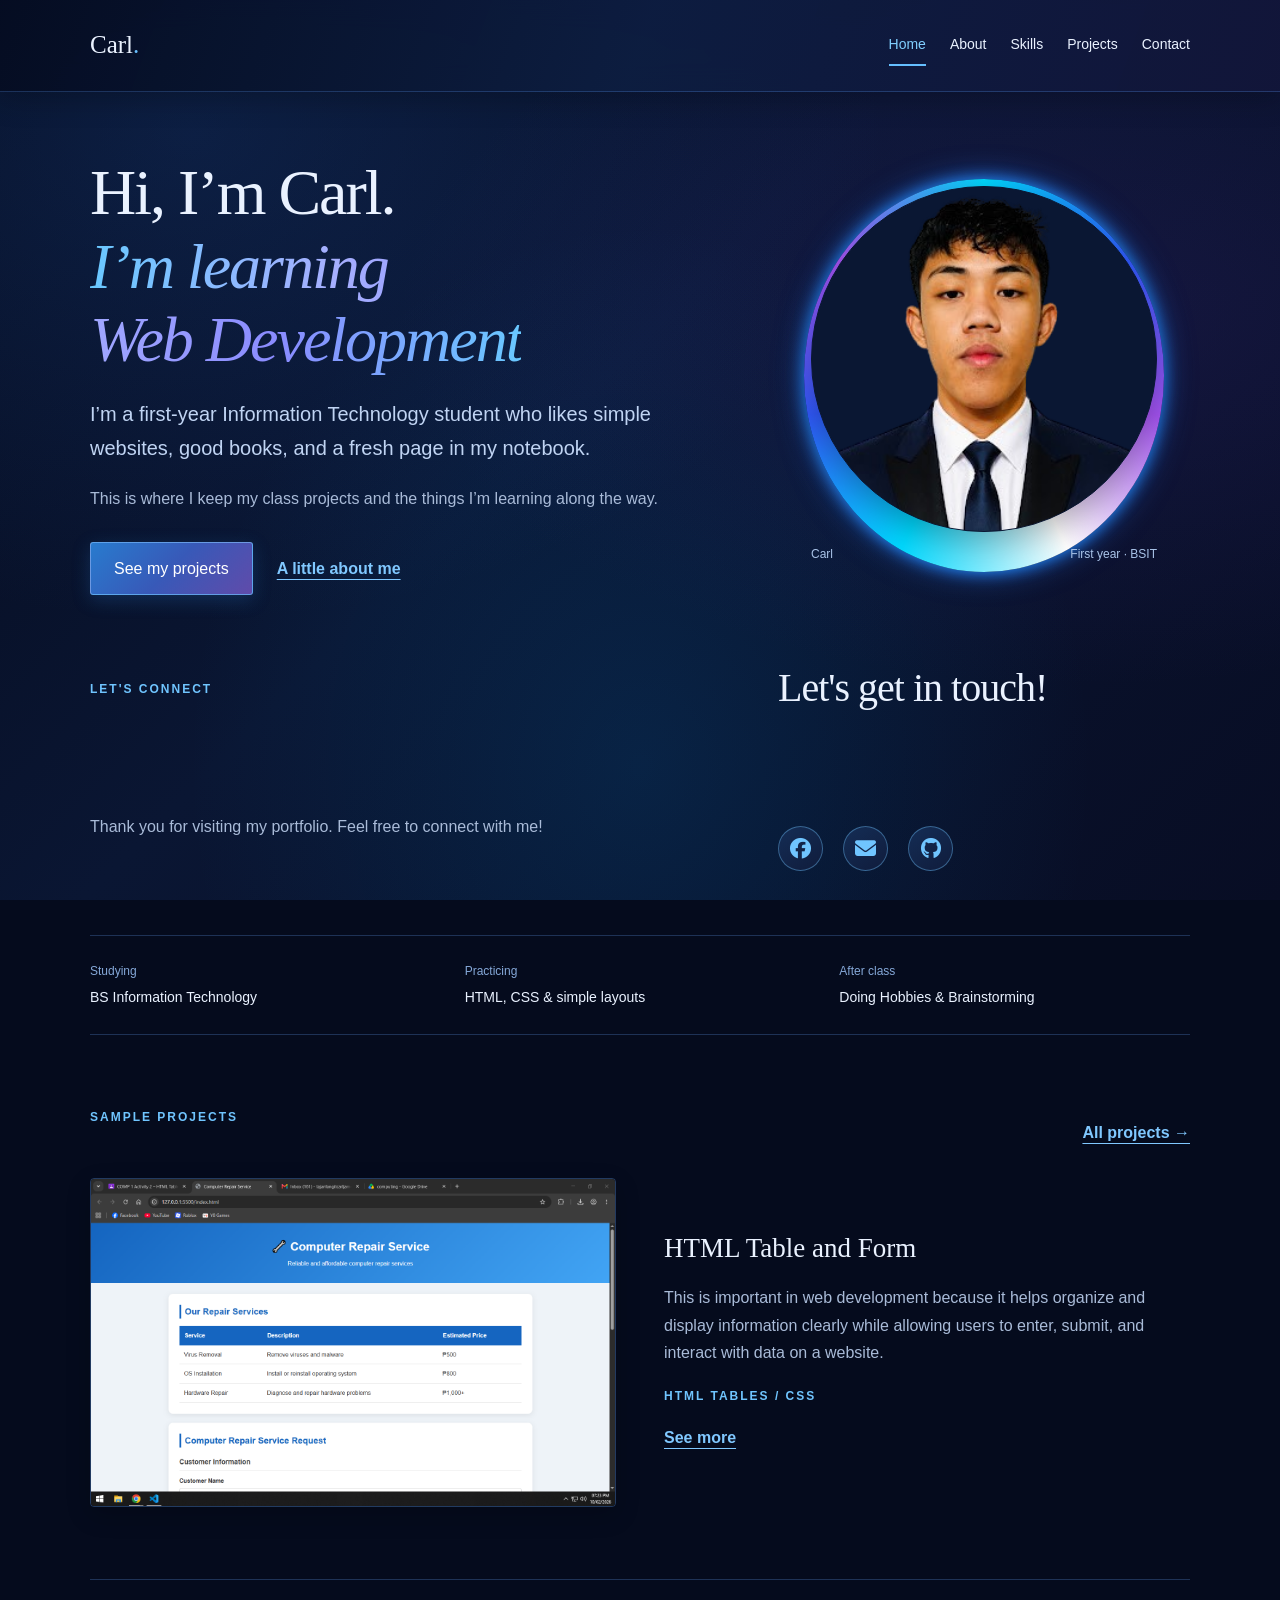
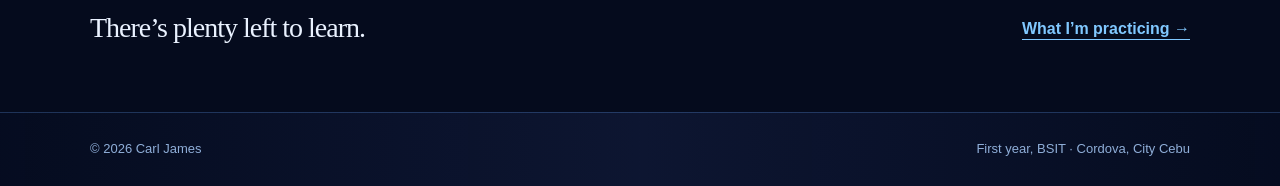
<file: index.html>
<!DOCTYPE html>
<html lang="en">
    <head>

        <link rel="stylesheet"
        href="https://cdnjs.cloudflare.com/ajax/libs/font-awesome/6.5.2/css/all.min.css">
        <meta charset="UTF-8">
        <meta name="viewport" content="width=device-width, initial-scale=1.0">
        <title>Home — Carl James | Student Portfolio</title>
        <link rel="stylesheet" href="css/style.css">
    </head>
    <body>
        <a class="skip-link" href="#main">Skip to content</a>
        <header class="site-header">
            <div class="container navbar">
                <a class="brand" href="index.html">Carl<span class="muted">.</span></a>
                <nav class="nav-links" aria-label="Main navigation">
                    <a href="index.html" class="active" aria-current="page">Home</a>
                    <a href="about.html">About</a>
                    <a href="skills.html">Skills</a>
                    <a href="projects.html">Projects</a>
                    <a href="contact.html">Contact</a>
                </nav>
            </div>
        </header>
        <main id="main" class="container" tabindex="-1">
            <section class="hero" aria-label="Introduction">
                <div>
                    <h1>Hi, I’m Carl.<br><span>I’m learning <br>Web Development</span></h1>
                    <p class="lead">
                        I’m a first-year Information Technology student who likes simple websites, good books, and a
                        fresh page in my notebook.
                    </p>
                    <p class="muted">This is where I keep my class projects and the things I’m learning along the way.</p>
                    <div class="actions">
                        <a class="button" href="projects.html">See my projects</a>
                        <a class="text-link" href="about.html">A little about me</a>
                    </div>
                </div>
                <figure class="portrait">
                    <img
                        src="images/pf-removebg-preview.png"
                        alt="Illustrated avatar of Elena in a cream hoodie and muted-green shirt"
                        width="600"
                        height="600"
                    >
                    <figcaption><span>Carl</span><span>First year · BSIT</span></figcaption>
                </figure>

                <p class="eyebrow">Let's Connect</p>

    <h2>Let's get in touch!</h2>

    <p class="muted">
        Thank you for visiting my portfolio.
        Feel free to connect with me!
    </p>


                <div class="social-links">

    <a href="https://www.facebook.com/carljames.odever"
       target="_blank" rel="noopener noreferrer"
       aria-label="Facebook">
        <i class="fa-brands fa-facebook"></i>
    </a>

    <a href="mailto:tajanlangitcarljames@gmail.com"
       aria-label="Gmail">
        <i class="fa-solid fa-envelope"></i>
    </a>

    <a href="https://github.com/tajanlangitcarljames-lgtm"
       target="_blank" rel="noopener noreferrer"
       aria-label="GitHub">
        <i class="fa-brands fa-github"></i>
    </a>

</div>
            </section>
            <div class="semester-strip">
                <p><span>Studying</span>BS Information Technology</p>
                <p><span>Practicing</span>HTML, CSS &amp; simple layouts</p>
                <p><span>After class</span>Doing Hobbies &amp; Brainstorming</p>
            </div>
            <section class="section" aria-labelledby="recent-title">
                <div class="section-heading">
                    <div>
                        <p class="eyebrow">SAMPLE Projects</p>
                    
                    </div>
                    <a class="text-link" href="projects.html">All projects →</a>
                </div>
                <article class="feature">
                    <img
                        src="images/p11.PNG"
                        alt="A weekly class schedule with subject names arranged in a simple table"
                        width="800"
                        height="500"
                        loading="lazy"
                    >
                    <div>
                        <h3>HTML Table and Form</h3>
                        <p class="muted">
                           This is important in web development because it helps organize and display information clearly while allowing users to enter, submit, and interact with data on a website.
                        </p>
                        <p class="eyebrow">HTML tables / CSS</p>
                        <a class="text-link" href="projects.html">See more </a>
                    </div>
                </article>
            </section>
            <div class="closing">
                <h2>There’s plenty left to learn.</h2>
                <a class="text-link" href="skills.html">What I’m practicing →</a>
            </div>
        </main>
        <footer class="footer">
            <div class="container footer-inner">
                <p>© 2026 Carl James</p>
                <p>First year, BSIT · Cordova, City Cebu</p>
            </div>
        </footer>
    </body>
</html>
</file>
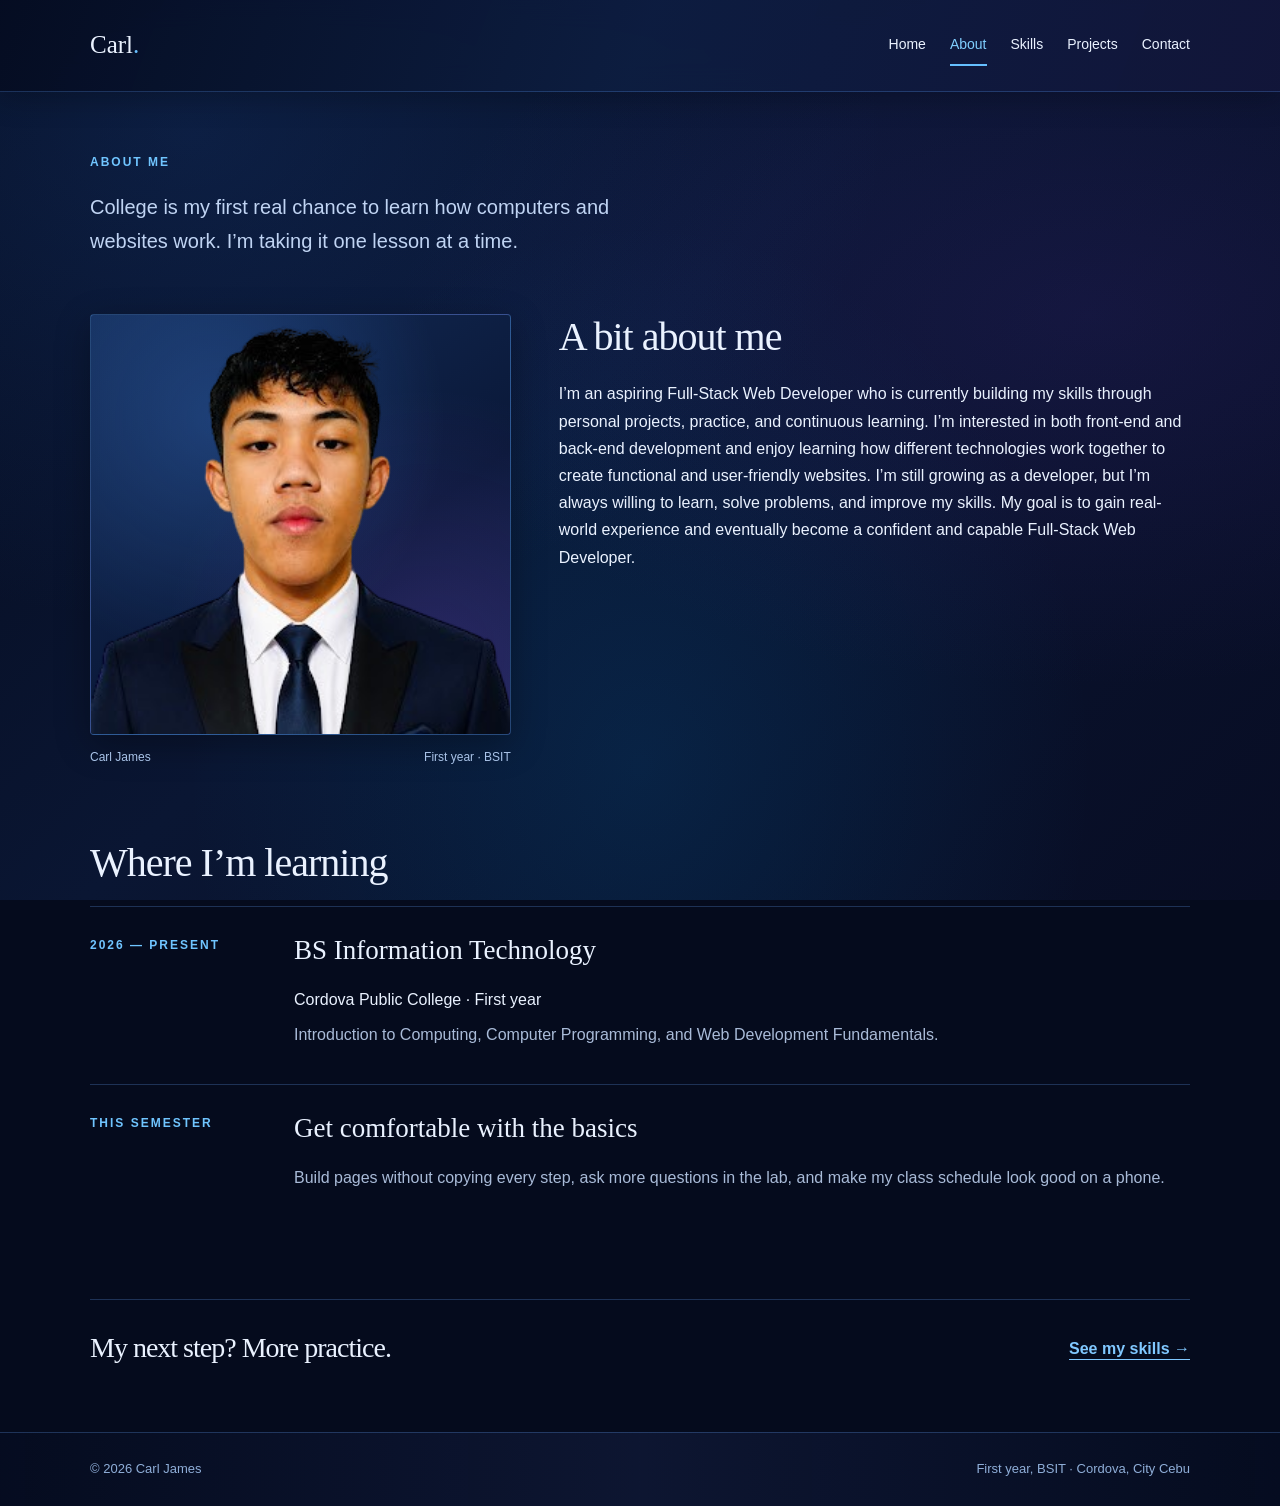
<file: about.html>
<!DOCTYPE html>
<html lang="en">
    <head>
        <meta charset="UTF-8">
        <meta name="viewport" content="width=device-width, initial-scale=1.0">
        <title>About — Carl James | Student Portfolio</title>
        <link rel="stylesheet" href="css/style.css">
    </head>
    <body>
        <a class="skip-link" href="#main">Skip to content</a>
        <header class="site-header">
            <div class="container navbar">
                <a class="brand" href="index.html">Carl<span class="muted">.</span></a>
                <nav class="nav-links" aria-label="Main navigation">
                    <a href="index.html">Home</a>
                    <a href="about.html" class="active" aria-current="page">About</a>
                    <a href="skills.html">Skills</a>
                    <a href="projects.html">Projects</a>
                    <a href="contact.html">Contact</a>
                </nav>
            </div>
        </header>
        <main id="main" class="container" tabindex="-1">
            <header class="page-intro">
                <p class="eyebrow">About me</p>
                <p class="lead">
                    College is my first real chance to learn how computers and websites work. I’m taking it one
                    lesson at a time.
                </p>
            </header>
            <div class="about-grid">
                <figure class="portrait">
                    <img
                        src="images/pf-removebg-preview.png"
                        alt="Illustrated avatar of Elena in a cream hoodie and muted-green shirt"
                        width="600"
                        height="600"
                    >
                    <figcaption><span>Carl James</span><span>First year · BSIT</span></figcaption>
                </figure>
                <div>
                    <h2>A bit about me</h2>
                    <p>
                        I’m an aspiring Full-Stack Web Developer who is currently building my skills through personal projects, practice, and continuous learning. I’m interested in both front-end and back-end development and enjoy learning how different technologies work together to create functional and user-friendly websites. I’m still growing as a developer, but I’m always willing to learn, solve problems, and improve my skills. My goal is to gain real-world experience and eventually become a confident and capable Full-Stack Web Developer.
                    
                </div>
            </div>
            <section class="section" aria-labelledby="education-title">
                <h2 id="education-title">Where I’m learning</h2>
                <div class="education-row">
                    <p class="eyebrow">2026 — Present</p>
                    <div>
                        <h3>BS Information Technology</h3>
                        <p>Cordova Public College · First year</p>
                        <p class="muted">Introduction to Computing, Computer Programming, and Web Development Fundamentals.</p>
                    </div>
                </div>
                <div class="education-row">
                    <p class="eyebrow">This semester</p>
                    <div>
                        <h3>Get comfortable with the basics</h3>
                        <p class="muted">
                            Build pages without copying every step, ask more questions in the lab, and make my class
                            schedule look good on a phone.
                        </p>
                    </div>
                </div>
            </section>
            <div class="closing">
                <h2>My next step? More practice.</h2>
                <a class="text-link" href="skills.html">See my skills →</a>
            </div>
        </main>
        <footer class="footer">
            <div class="container footer-inner">
                <p>© 2026 Carl James</p>
                <p>First year, BSIT · Cordova, City Cebu</p>
            </div>
        </footer>
    </body>
</html>
</file>
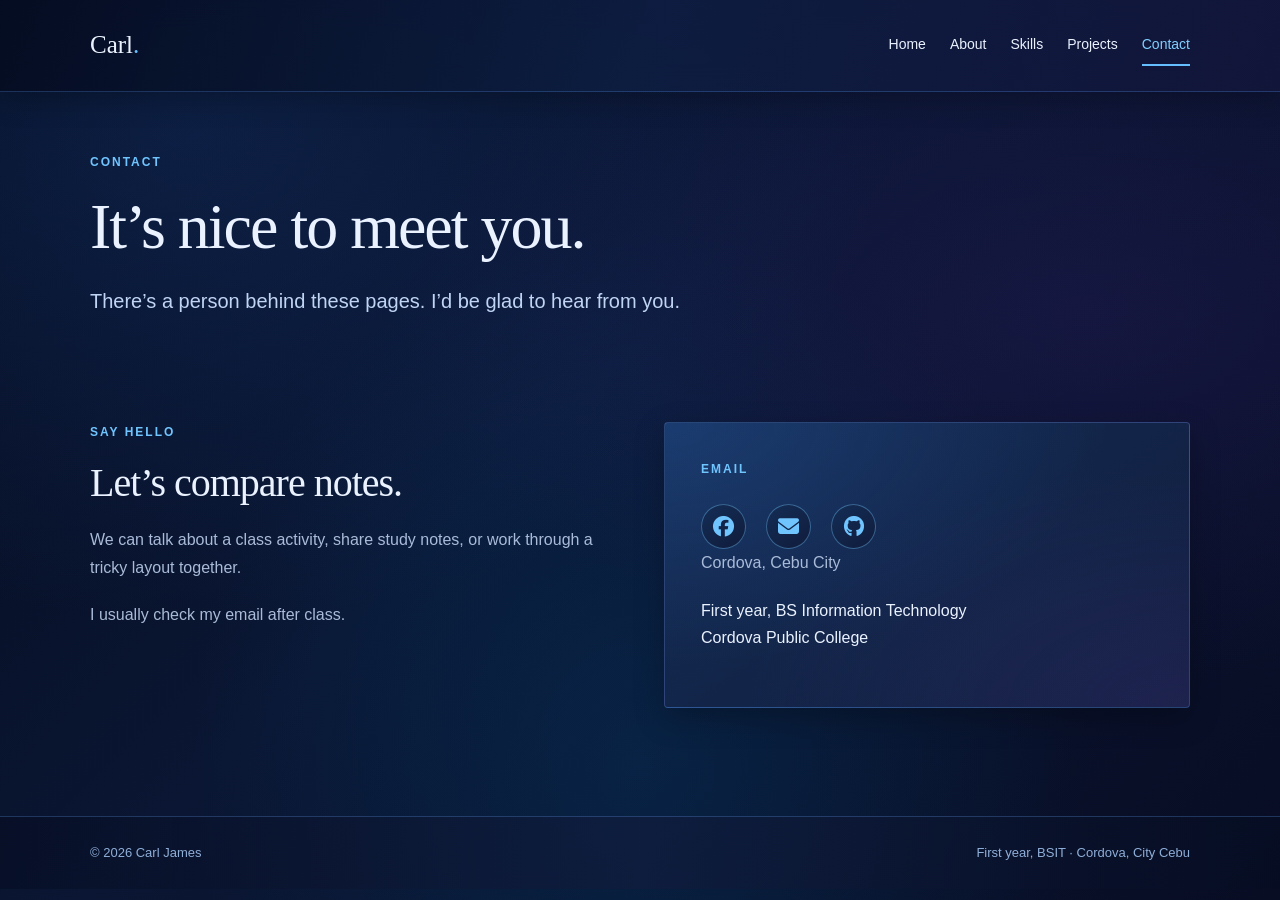
<file: contact.html>
<!DOCTYPE html>
<html lang="en">
    <head>
        <link rel="stylesheet"
href="https://cdnjs.cloudflare.com/ajax/libs/font-awesome/6.5.2/css/all.min.css">
        <meta charset="UTF-8">
        <meta name="viewport" content="width=device-width, initial-scale=1.0">
        <title>Contact — Carl James| Student Portfolio</title>
        <link rel="stylesheet" href="css/style.css">
    </head>
    <body>
        <a class="skip-link" href="#main">Skip to content</a>
        <header class="site-header">
            <div class="container navbar">
                <a class="brand" href="index.html">Carl<span class="muted">.</span></a>
                <nav class="nav-links" aria-label="Main navigation">
                    <a href="index.html">Home</a>
                    <a href="about.html">About</a>
                    <a href="skills.html">Skills</a>
                    <a href="projects.html">Projects</a>
                    <a href="contact.html" class="active" aria-current="page">Contact</a>
                </nav>
            </div>
        </header>
        <main id="main" class="container" tabindex="-1">
            <header class="page-intro">
                <p class="eyebrow">Contact</p>
                <h1>It’s nice to meet you.</h1>
                <p class="lead">There’s a person behind these pages. I’d be glad to hear from you.</p>
            </header>
            <section class="contact-section" aria-label="Contact details">
                <div>
                    <p class="eyebrow">Say hello</p>
                    <h2>Let’s compare notes.</h2>
                    <p class="muted">
                        We can talk about a class activity, share study notes, or work through a tricky layout together.
                    </p>
                    <p class="muted">
                        I usually check my email after class.
                    </p>
                </div>
                <div class="contact-card">
                    <p class="eyebrow">Email</p>
<div class="social-links">

    <a href="https://www.facebook.com/carljames.odever"
       target="_blank" rel="noopener noreferrer"
       aria-label="Facebook">
       <i class="fa-brands fa-facebook"></i>
    </a>

    <a href="mailto:tajanlangitcarljames@gmail.com"
       aria-label="Gmail">
        <i class="fa-solid fa-envelope"></i>
    </a>

    <a href="https://github.com/tajanlangitcarljames-lgtm"
       target="_blank" rel="noopener noreferrer"
       aria-label="GitHub">
        <i class="fa-brands fa-github"></i>
    </a>

</div>                    <p class="muted">Cordova, Cebu City<ippi/p>
                    <p>First year, BS Information Technology<br>Cordova Public College</p>
                    
                </div>

                  
            </section>
        </main>
       <footer class="footer">
            <div class="container footer-inner">
                <p>© 2026 Carl James</p>
                <p>First year, BSIT · Cordova, City Cebu</p>
            </div>
        </footer>
    </body>
</html>
</file>
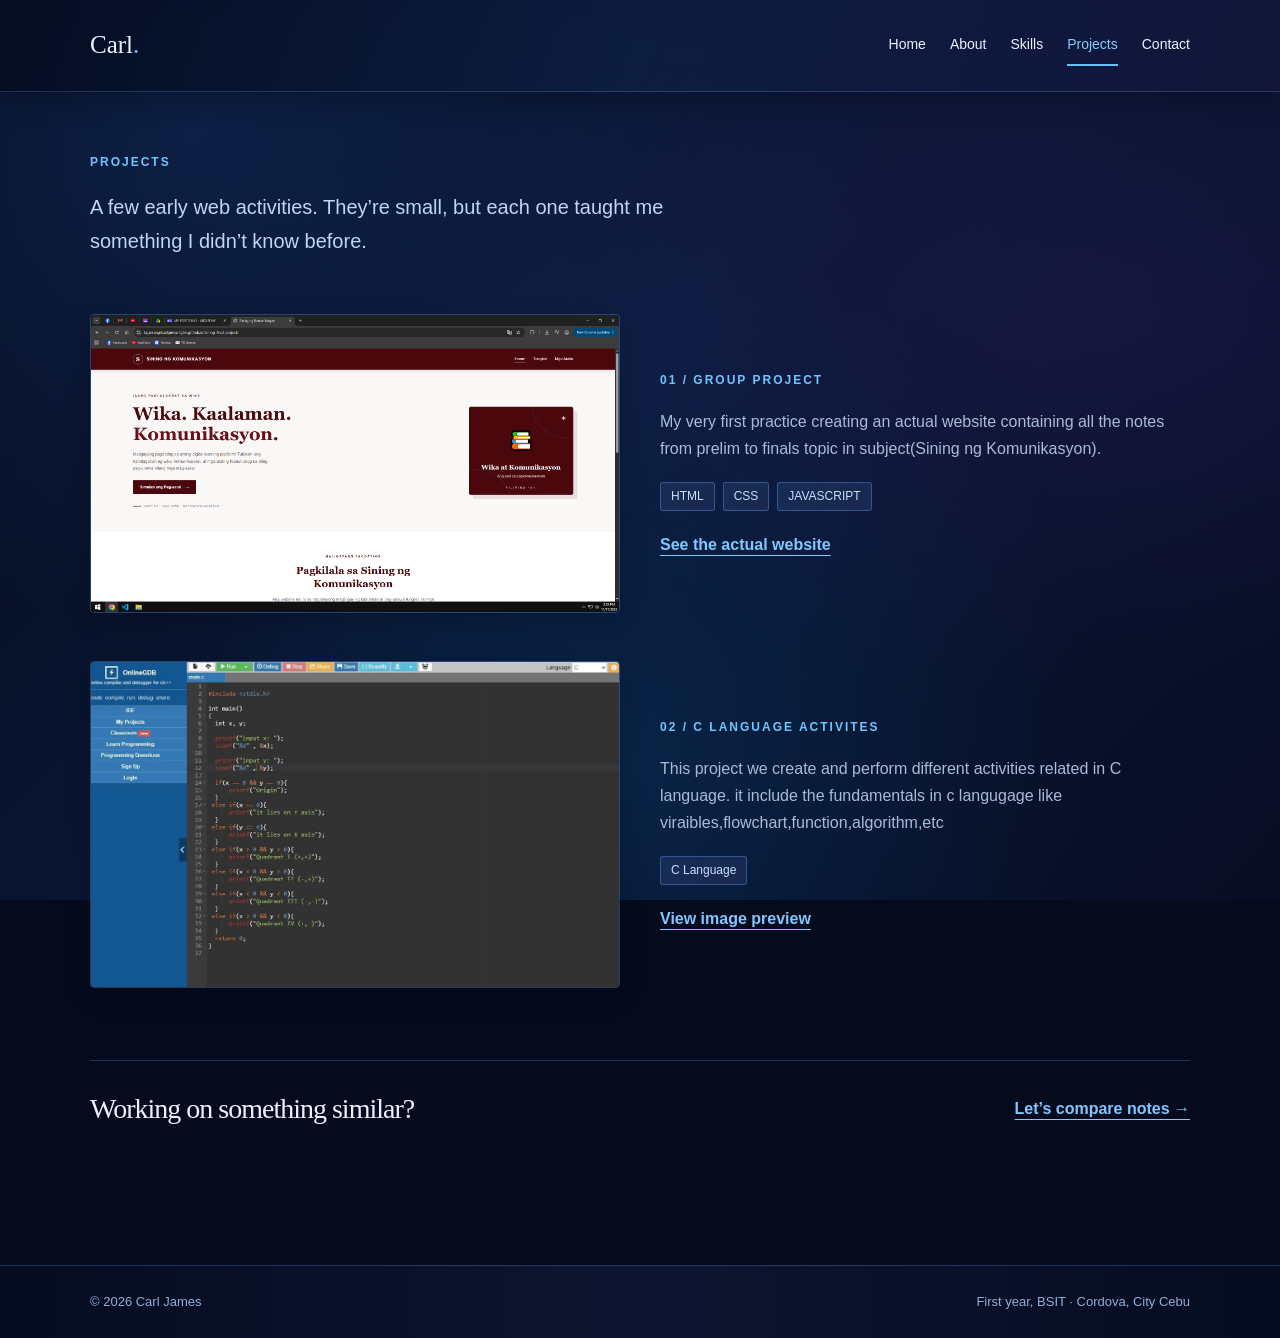
<file: projects.html>
<!DOCTYPE html>
<html lang="en">
    <head>
        <meta charset="UTF-8">
        <meta name="viewport" content="width=device-width, initial-scale=1.0">
        <title>Projects — Carl James | Student Portfolio</title>
        <link rel="stylesheet" href="css/style.css">
    </head>
    <body>
        <a class="skip-link" href="#main">Skip to content</a>
        <header class="site-header">
            <div class="container navbar">
                <a class="brand" href="index.html">Carl<span class="muted">.</span></a>
                <nav class="nav-links" aria-label="Main navigation">
                    <a href="index.html">Home</a>
                    <a href="about.html">About</a>
                    <a href="skills.html">Skills</a>
                    <a href="projects.html" class="active" aria-current="page">Projects</a>
                    <a href="contact.html">Contact</a>
                </nav>
            </div>
        </header>
        <main id="main" class="container" tabindex="-1">
            <header class="page-intro">
                <p class="eyebrow">Projects</p>
                
                <p class="lead">A few early web activities. They’re small, but each one taught me something I didn’t know before.</p>
            </header>
            <div class="project-list">
                <article class="project-card">
                    <img
                        src="images/group project.PNG"
        
                        width="800"
                        height="500"
                        loading="lazy"
                    >
                    <div>
                        <p class="eyebrow">01 / Group Project</p>
                    
                        <p class="muted">
                            My very first practice creating an actual website containing all the notes from prelim to finals topic in subject(Sining ng Komunikasyon).
                        </p>
                        <ul class="tags">
                            <li>HTML</li>
                            <li>CSS</li>
                            <li>JAVASCRIPT</li>
                        </ul>
                        <a class="text-link" href="https://tajanlangitcarljames-lgtm.github.io/sining-final-project/">See the actual website</a>
                    </div>
                </article>
                <article class="project-card">
                    <img
                        src="images/unnamed.jpg"
    
                        width="800"
                        height="500"
                        loading="lazy"
                    >
                    <div>
                        <p class="eyebrow">02 / C Language Activites</p>
                        
                        <p class="muted">
                            This project we create and perform different activities related in C language. it include the fundamentals in c langugage like viraibles,flowchart,function,algorithm,etc
                        </p>
                        <ul class="tags">
                            <li>C Language</li>
                           
                        </ul>
                        <a class="text-link" href="images/unnamed.jpg">View image preview</a>
                    </div>
                </article>
                
            </div>
            <section class="section">
                <div class="closing">
                    <h2>Working on something similar?</h2>
                    <a class="text-link" href="contact.html">Let’s compare notes →</a>
                </div>
            </section>
        </main>
        <footer class="footer">
            <div class="container footer-inner">
                <p>© 2026 Carl James</p>
                <p>First year, BSIT · Cordova, City Cebu</p>
            </div>
        </footer>   
    </body>
</html>
</file>
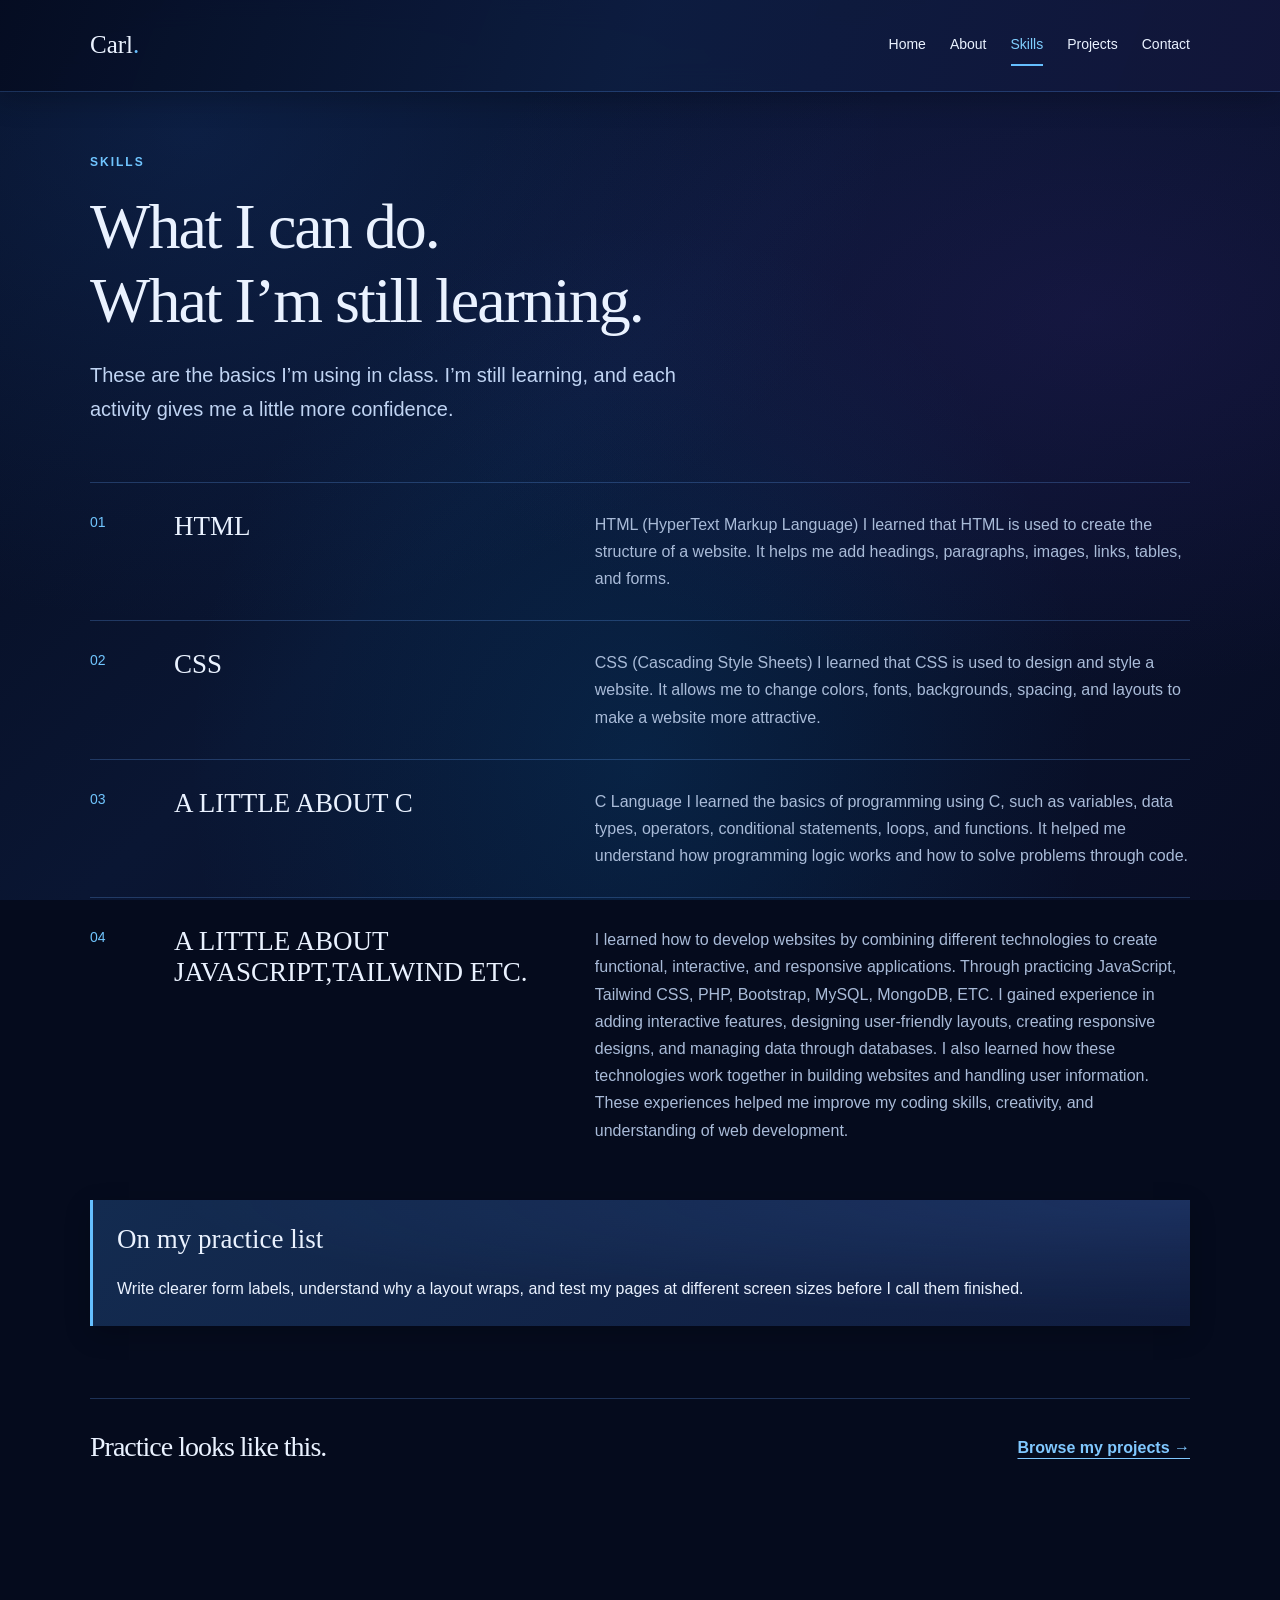
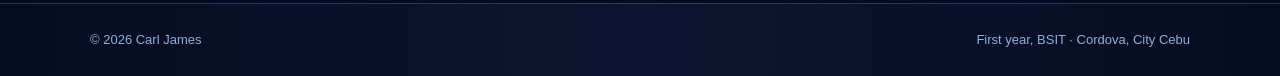
<file: skills.html>
<!DOCTYPE html>
<html lang="en">
    <head>
        <meta charset="UTF-8">
        <meta name="viewport" content="width=device-width, initial-scale=1.0">
        <title>Skills — Carl James | Student Portfolio</title>
        <link rel="stylesheet" href="css/style.css">
    </head>
    <body>
        <a class="skip-link" href="#main">Skip to content</a>
        <header class="site-header">
            <div class="container navbar">
                <a class="brand" href="index.html">Carl<span class="muted">.</span></a>
                <nav class="nav-links" aria-label="Main navigation">
                    <a href="index.html">Home</a>
                    <a href="about.html">About</a>
                    <a href="skills.html" class="active" aria-current="page">Skills</a>
                    <a href="projects.html">Projects</a>
                    <a href="contact.html">Contact</a>
                </nav>
            </div>
        </header>
        <main id="main" class="container" tabindex="-1">
            <header class="page-intro">
                <p class="eyebrow">Skills</p>
                <h1>What I can do.<br>What I’m still learning.</h1>
                <p class="lead">
                    These are the basics I’m using in class. I’m still learning, and each activity gives me a little
                    more confidence.
                </p>
            </header>
            <div class="skills-list">
                <article class="skill-row">
                    <span class="skill-number">01</span>
                    <h3>HTML</h3>
                    <p class="muted">
                        HTML (HyperText Markup Language)

I learned that HTML is used to create the structure of a website. It helps me add headings, paragraphs, images, links, tables, and forms.
                    </p>
                </article>
                <article class="skill-row">
                    <span class="skill-number">02</span>
                    <h3>CSS</h3>
                    <p class="muted">
                        CSS (Cascading Style Sheets)

I learned that CSS is used to design and style a website. It allows me to change colors, fonts, backgrounds, spacing, and layouts to make a website more attractive.
                </article>
                <article class="skill-row">
                    <span class="skill-number">03</span>
                    <h3>A LITTLE ABOUT C</h3>
                    <p class="muted">
                       C Language

I learned the basics of programming using C, such as variables, data types, operators, conditional statements, loops, and functions. It helped me understand how programming logic works and how to solve problems through code.
                    </p>
                </article>
                <article class="skill-row">
                    <span class="skill-number">04</span>
                    <h3>A LITTLE ABOUT JAVASCRIPT,TAILWIND ETC.</h3>
                    <p class="muted">
                        I learned how to develop websites by combining different technologies to create functional, interactive, and responsive applications. Through practicing JavaScript, Tailwind CSS, PHP, Bootstrap, MySQL, MongoDB, ETC. I gained experience in adding interactive features, designing user-friendly layouts, creating responsive designs, and managing data through databases. I also learned how these technologies work together in building websites and handling user information. These experiences helped me improve my coding skills, creativity, and understanding of web development.
                    </p>
                </article>
            </div>
            <aside class="note">
                <h3>On my practice list</h3>
                <p>
                    Write clearer form labels, understand why a layout wraps, and test my pages at different screen
                    sizes before I call them finished.
                </p>
            </aside>
            <section class="section">
                <div class="closing">
                    <h2>Practice looks like this.</h2>
                    <a class="text-link" href="projects.html">Browse my projects →</a>
                </div>
            </section>
        </main>
        <footer class="footer">
            <div class="container footer-inner">
                <p>© 2026 Carl James</p>
                <p>First year, BSIT · Cordova, City Cebu</p>
            </div>
        </footer>
    </body>
</html>
</file>
<file: css/style.css>
* {
    box-sizing: border-box;
}

html {
    scroll-behavior: smooth;
    scroll-padding-top: 108px;
}

body {
    margin: 0;
    padding-top: 92px;
    background-color: #050B1D;
    background-image:
        radial-gradient(ellipse at 15% 15%, rgba(30, 79, 160, 0.25), transparent 45%),
        radial-gradient(ellipse at 85% 35%, rgba(73, 40, 145, 0.18), transparent 45%),
        radial-gradient(ellipse at 50% 85%, rgba(0, 119, 190, 0.16), transparent 50%),
        linear-gradient(135deg, #050B1D 0%, #0A1633 45%, #080D24 100%);
    background-attachment: fixed;
    color: #EAF2FF;
    font-family: Arial, Helvetica, sans-serif;
    line-height: 1.7;
}

.container {
    width: 88%;
    max-width: 1100px;
    margin: 0 auto;
}

img {
    display: block;
    width: 100%;
    height: auto;
}

a {
    color: inherit;
    text-underline-offset: 5px;
    transition: color 0.2s, background-color 0.2s;
}

a:hover {
    color: #80C7FF;
}

a:focus-visible {
    outline: 3px solid #55B5FF;
    outline-offset: 5px;
}

h1,
h2,
h3 {
    margin: 0 0 20px;
    font-family: Georgia, "Times New Roman", serif;
    font-weight: normal;
    line-height: 1.15;
}

h1 {
    font-size: 64px;
    letter-spacing: -2px;
}

h2 {
    font-size: 40px;
    letter-spacing: -1px;
}

h3 {
    font-size: 27px;
}

p {
    margin: 0 0 20px;
}

.eyebrow {
    margin-bottom: 18px;
    color: #70C5FF;
    font-size: 12px;
    font-weight: bold;
    letter-spacing: 2px;
    text-transform: uppercase;
}

.lead {
    max-width: 600px;
    color: #C0D4F3;
    font-size: 20px;
}

.muted {
    color: #A9BBD8;
}

.skip-link {
    position: fixed;
    z-index: 1100;
    top: -80px;
    left: 20px;
    padding: 10px 16px;
    background: linear-gradient(135deg, #142D59, #254D88);
    color: #FFFFFF;
}

.skip-link:focus {
    top: 10px;
}

.site-header {
    position: fixed;
    top: 0;
    left: 0;
    z-index: 1000;
    width: 100%;
    height: 92px;
    background: linear-gradient(
        110deg,
        rgba(5, 13, 34, 0.97),
        rgba(13, 29, 64, 0.96),
        rgba(18, 22, 58, 0.97)
    );
    backdrop-filter: blur(14px);
    border-bottom: 1px solid rgba(92, 161, 255, 0.25);
    box-shadow: 0 5px 30px rgba(0, 0, 0, 0.25);
}

.navbar {
    display: flex;
    justify-content: space-between;
    align-items: center;
    flex-wrap: wrap;
    gap: 20px;
    height: 100%;
    padding: 24px 0;
}

.brand {
    font-family: Georgia, serif;
    font-size: 25px;
    text-decoration: none;
}

.brand .muted {
    color: #68BFFF;
}

.nav-links {
    display: flex;
    flex-wrap: wrap;
    gap: 24px;
}

.nav-links a {
    padding: 8px 0;
    border-bottom: 2px solid transparent;
    font-size: 14px;
    text-decoration: none;
}

.nav-links a:hover,
.nav-links .active {
    border-bottom-color: #65BFFF;
    color: #80CFFF;
}

.hero {
    display: grid;
    grid-template-columns: 1.2fr 0.8fr;
    align-items: center;
    gap: 70px;
    padding: 64px 0;
}

.hero h1 span {
    background: linear-gradient(
        90deg,
        #69C8FF,
        #A6AFFF,
        #8A8BFF,
        #69C8FF
    );
    background-clip: text;
    -webkit-background-clip: text;
    color: transparent;
    font-style: italic;
}

.portrait {
    margin: 0;
}

.portrait img {
    aspect-ratio: 1;
    object-fit: contain;
    background:
        radial-gradient(ellipse at 30% 25%, rgba(74, 148, 255, 0.25), transparent 55%),
        radial-gradient(ellipse at 80% 80%, rgba(126, 77, 210, 0.2), transparent 55%),
        linear-gradient(145deg, #142D59, #0A1838 60%, #1A2352);
    border: 1px solid rgba(100, 177, 255, 0.3);
    border-radius: 4px;
    box-shadow: 0 10px 35px rgba(0, 0, 0, 0.3);
}

.portrait figcaption {
    display: flex;
    justify-content: space-between;
    gap: 16px;
    padding-top: 12px;
    color: #A9C3E8;
    font-size: 12px;
}

.actions {
    display: flex;
    align-items: center;
    flex-wrap: wrap;
    gap: 24px;
    margin-top: 30px;
}

.button {
    display: inline-block;
    padding: 12px 23px;
    border: 1px solid rgba(119, 194, 255, 0.65);
    border-radius: 3px;
    background: linear-gradient(135deg, #287BCE, #3859B8, #604BAA);
    color: #FFFFFF;
    text-decoration: none;
    box-shadow: 0 5px 18px rgba(39, 123, 206, 0.25);
}

.button:hover {
    background: linear-gradient(135deg, #3699ED, #456BD1, #765CC6);
    color: #FFFFFF;
}

.text-link {
    font-weight: bold;
    color: #80C8FF;
}

.semester-strip {
    display: grid;
    grid-template-columns: repeat(3, 1fr);
    gap: 24px;
    padding: 25px 0;
    border-top: 1px solid rgba(104, 166, 255, 0.25);
    border-bottom: 1px solid rgba(104, 166, 255, 0.25);
}

.semester-strip p {
    margin: 0;
    font-size: 14px;
}

.semester-strip span {
    display: block;
    margin-bottom: 4px;
    color: #85A8D8;
    font-size: 12px;
}

.section {
    padding: 72px 0;
}

.section-heading {
    display: flex;
    justify-content: space-between;
    align-items: end;
    flex-wrap: wrap;
    gap: 20px;
    margin-bottom: 32px;
}

.section-heading h2 {
    margin: 0;
}

.feature,
.about-grid {
    display: grid;
    grid-template-columns: 1fr 1fr;
    align-items: center;
    gap: 48px;
}

.feature img,
.project-card img {
    border: 1px solid rgba(105, 170, 255, 0.3);
    border-radius: 4px;
    box-shadow: 0 8px 25px rgba(0, 0, 0, 0.2);
}

.page-intro {
    max-width: 760px;
    padding: 60px 0 36px;
}

.about-grid {
    align-items: start;
    grid-template-columns: 0.8fr 1.2fr;
}

.note {
    margin-top: 28px;
    padding: 24px;
    border-left: 3px solid #65BFFF;
    background:
        radial-gradient(ellipse at top right, rgba(72, 122, 215, 0.2), transparent 65%),
        linear-gradient(135deg, #132B50, #101D40);
    box-shadow: 0 8px 25px rgba(0, 0, 0, 0.2);
}

.note p:last-child {
    margin-bottom: 0;
}

.education-row {
    display: grid;
    grid-template-columns: 180px 1fr;
    gap: 24px;
    padding: 28px 0;
    border-top: 1px solid rgba(104, 166, 255, 0.25);
}

.education-row p {
    margin-bottom: 8px;
}

.skill-row {
    display: grid;
    grid-template-columns: 60px 1fr 1.5fr;
    gap: 24px;
    padding: 28px 0;
    border-top: 1px solid rgba(104, 166, 255, 0.25);
}

.skill-row h3,
.skill-row p {
    margin: 0;
}

.skill-number {
    color: #71C6FF;
    font-size: 14px;
}

.project-list {
    display: grid;
    gap: 48px;
}

.project-card {
    display: grid;
    grid-template-columns: 1fr 1fr;
    align-items: center;
    gap: 40px;
}

.tags {
    display: flex;
    flex-wrap: wrap;
    gap: 8px;
    margin: 20px 0;
    padding: 0;
    list-style: none;
}

.tags li {
    padding: 3px 10px;
    border: 1px solid rgba(104, 166, 255, 0.35);
    border-radius: 3px;
    font-size: 12px;
    color: #C6E1FF;
    background: linear-gradient(135deg, #142D55, #1A2850);
}

.contact-section {
    display: grid;
    grid-template-columns: 1fr 1fr;
    gap: 48px;
    padding: 48px 0 72px;
}

.contact-card {
    padding: 36px;
    border-radius: 4px;
    background:
        radial-gradient(ellipse at top left, rgba(53, 120, 220, 0.2), transparent 60%),
        radial-gradient(ellipse at bottom right, rgba(105, 72, 180, 0.15), transparent 60%),
        linear-gradient(145deg, #142D55, #101C3C);
    border: 1px solid rgba(104, 166, 255, 0.25);
    box-shadow: 0 10px 30px rgba(0, 0, 0, 0.25);
}

.email-link {
    font-size: 22px;
    overflow-wrap: anywhere;
    color: #80C8FF;
}

.closing {
    display: flex;
    justify-content: space-between;
    align-items: center;
    flex-wrap: wrap;
    gap: 24px;
    padding: 32px 0;
    border-top: 1px solid rgba(104, 166, 255, 0.25);
}

.closing h2 {
    margin: 0;
    font-size: 28px;
}

.footer {
    margin-top: 36px;
    border-top: 1px solid rgba(104, 166, 255, 0.25);
    background: linear-gradient(
        90deg,
        rgba(5, 13, 34, 0.6),
        rgba(17, 27, 60, 0.65),
        rgba(5, 13, 34, 0.6)
    );
}

.footer-inner {
    display: flex;
    justify-content: space-between;
    flex-wrap: wrap;
    gap: 12px;
    padding: 25px 0;
    color: #8FAED8;
    font-size: 13px;
}

.footer p {
    margin: 0;
}

@media (max-width: 768px) {
    h1 {
        font-size: 46px;
    }

    h2 {
        font-size: 34px;
    }

    .navbar {
        gap: 12px;
    }

    .nav-links {
        gap: 20px;
    }

    .hero,
    .feature,
    .about-grid,
    .project-card,
    .contact-section {
        grid-template-columns: 1fr;
        gap: 30px;
    }

    .hero {
        padding: 40px 0;
    }

    .portrait {
        width: 100%;
        max-width: 400px;
    }

    .section {
        padding: 48px 0;
    }

    .semester-strip,
    .education-row,
    .skill-row {
        grid-template-columns: 1fr;
        gap: 12px;
    }

    .page-intro {
        padding-top: 40px;
    }

    .contact-card {
        padding: 24px;
    }
}

@media (max-width: 639px) {
    html {
        scroll-padding-top: 156px;
    }

    body {
        padding-top: 140px;
    }

    .site-header {
        height: 140px;
    }

    .navbar {
        padding: 16px 0;
    }

    .nav-links {
        width: 100%;
    }
}

@media (prefers-reduced-motion: reduce) {
    html {
        scroll-behavior: auto;
    }

    a {
        transition: none;
    }
}



.hero .portrait {
    position: relative;
    width: 100%;
    max-width: 360px;
    aspect-ratio: 1;
    justify-self: center;
    border-radius: 50%;
    padding: 7px;
    isolation: isolate;
}


.hero .portrait::after {
    content: "";
    position: absolute;
    inset: 0;
    border-radius: 50%;
    background: conic-gradient(
        #00D9FF,
        #315BFF,
        #A855F7,
        #FFFFFF,
        #00D9FF,
        #315BFF,
        #A855F7,
        #00D9FF
    );
    animation: galaxy-border 4s linear infinite;
    z-index: -1;
    box-shadow:
        0 0 15px #238BFF,
        0 0 30px rgba(42, 125, 255, 0.6);
}


.hero .portrait::before {
    content: "";
    position: absolute;
    inset: 7px;
    border-radius: 50%;
    background: #0A1733;
    z-index: -1;
}


.hero .portrait img {
    position: relative;
    width: 100%;
    height: 100%;
    aspect-ratio: 1;
    object-fit: cover;
    border-radius: 50%;
    border: 1px solid #0A1733;
    background: #0A1733;
    animation: none;
    transform: none;
}

/* ONLY THE BORDER ROTATES */
@keyframes galaxy-border {
    from {
        transform: rotate(0deg);
    }
    to {
        transform: rotate(360deg);
    }
}

@media (max-width: 768px) {
    .hero .portrait {
        max-width: 300px;
    }
}

.social-links {
    display: flex;
    gap: 20px;
    margin-top: 25px;
    align-items: center;
}

.social-links a {
    width: 45px;
    height: 45px;
    display: flex;
    justify-content: center;
    align-items: center;
    border: 1px solid rgba(112, 197, 255, 0.4);
    border-radius: 50%;
    background: linear-gradient(145deg, #142D55, #101C3C);
    color: #70C5FF;
    font-size: 21px;
    text-decoration: none;
    transition: 0.3s ease;
}

.social-links a:hover {
    color: white;
    background: linear-gradient(135deg, #287BCE, #604BAA);
    box-shadow: 0 0 18px #238BFF;
    transform: translateY(-5px);
}
</file>
